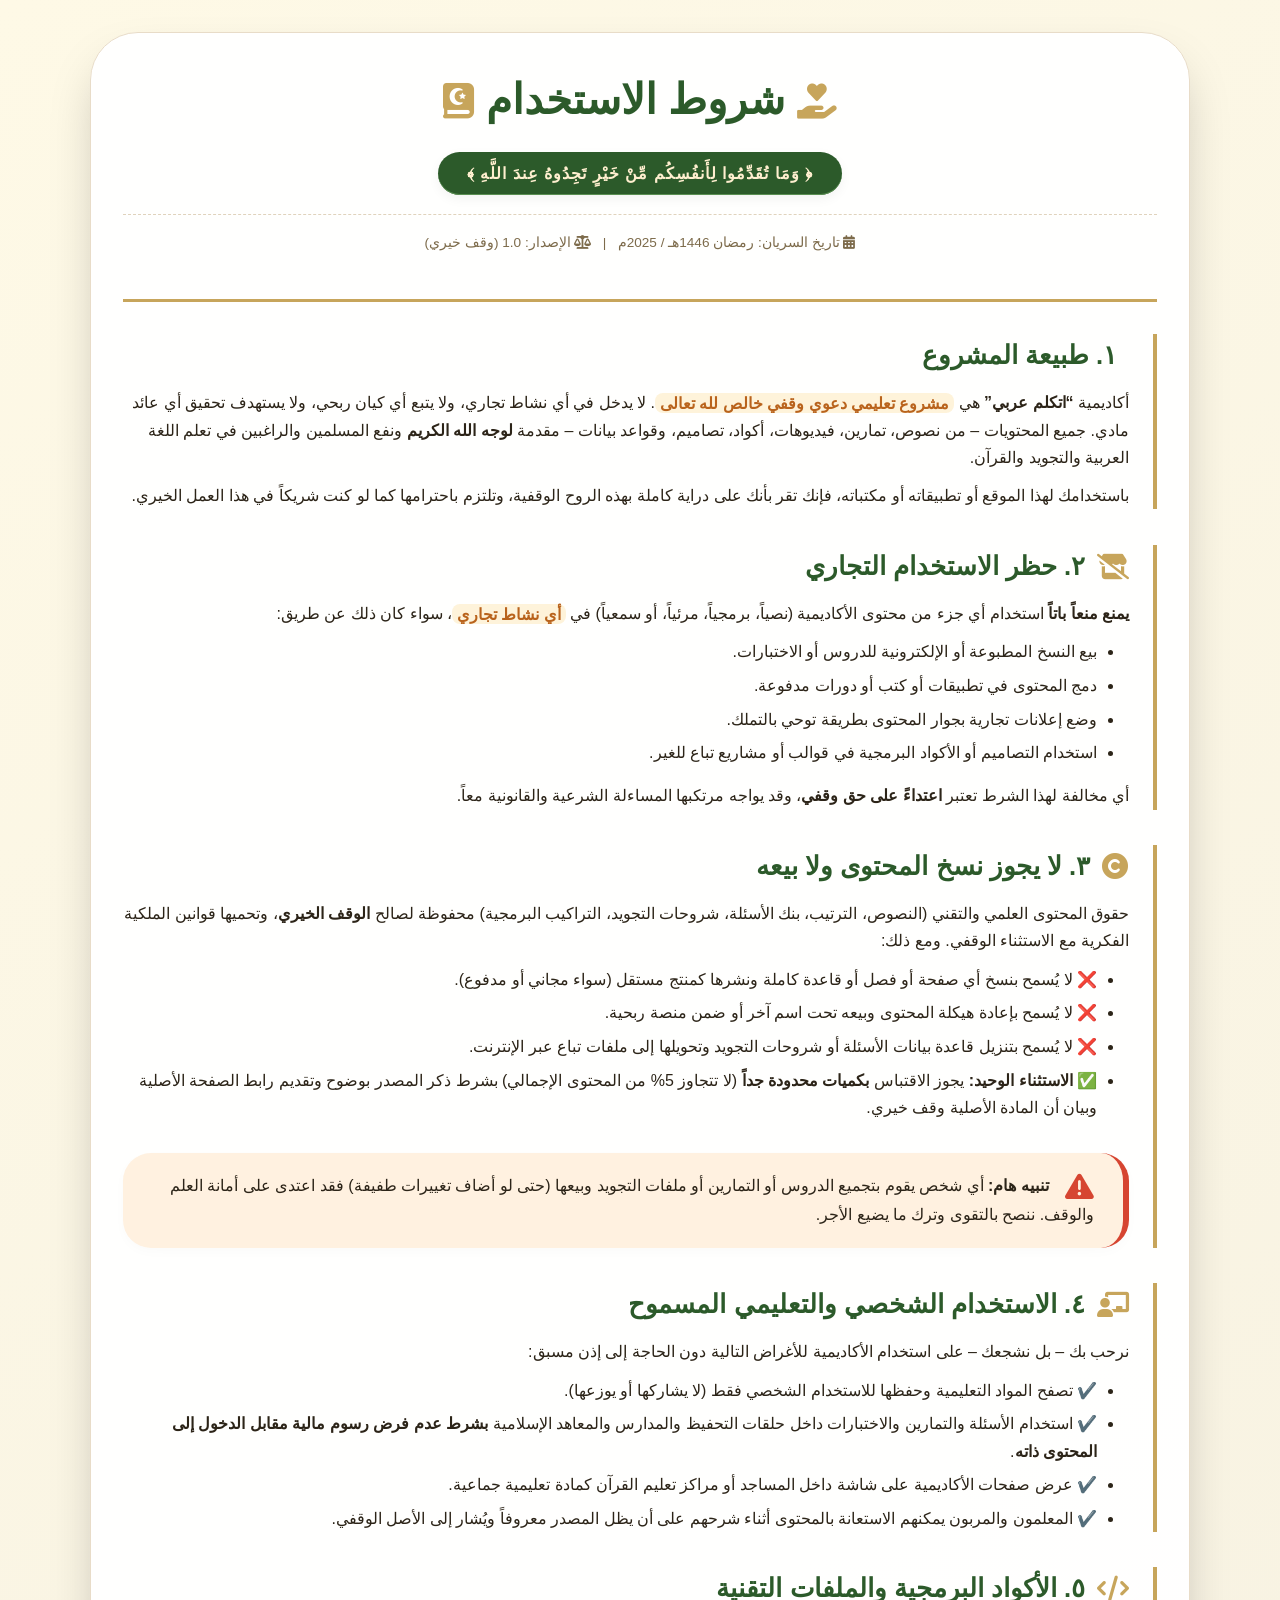
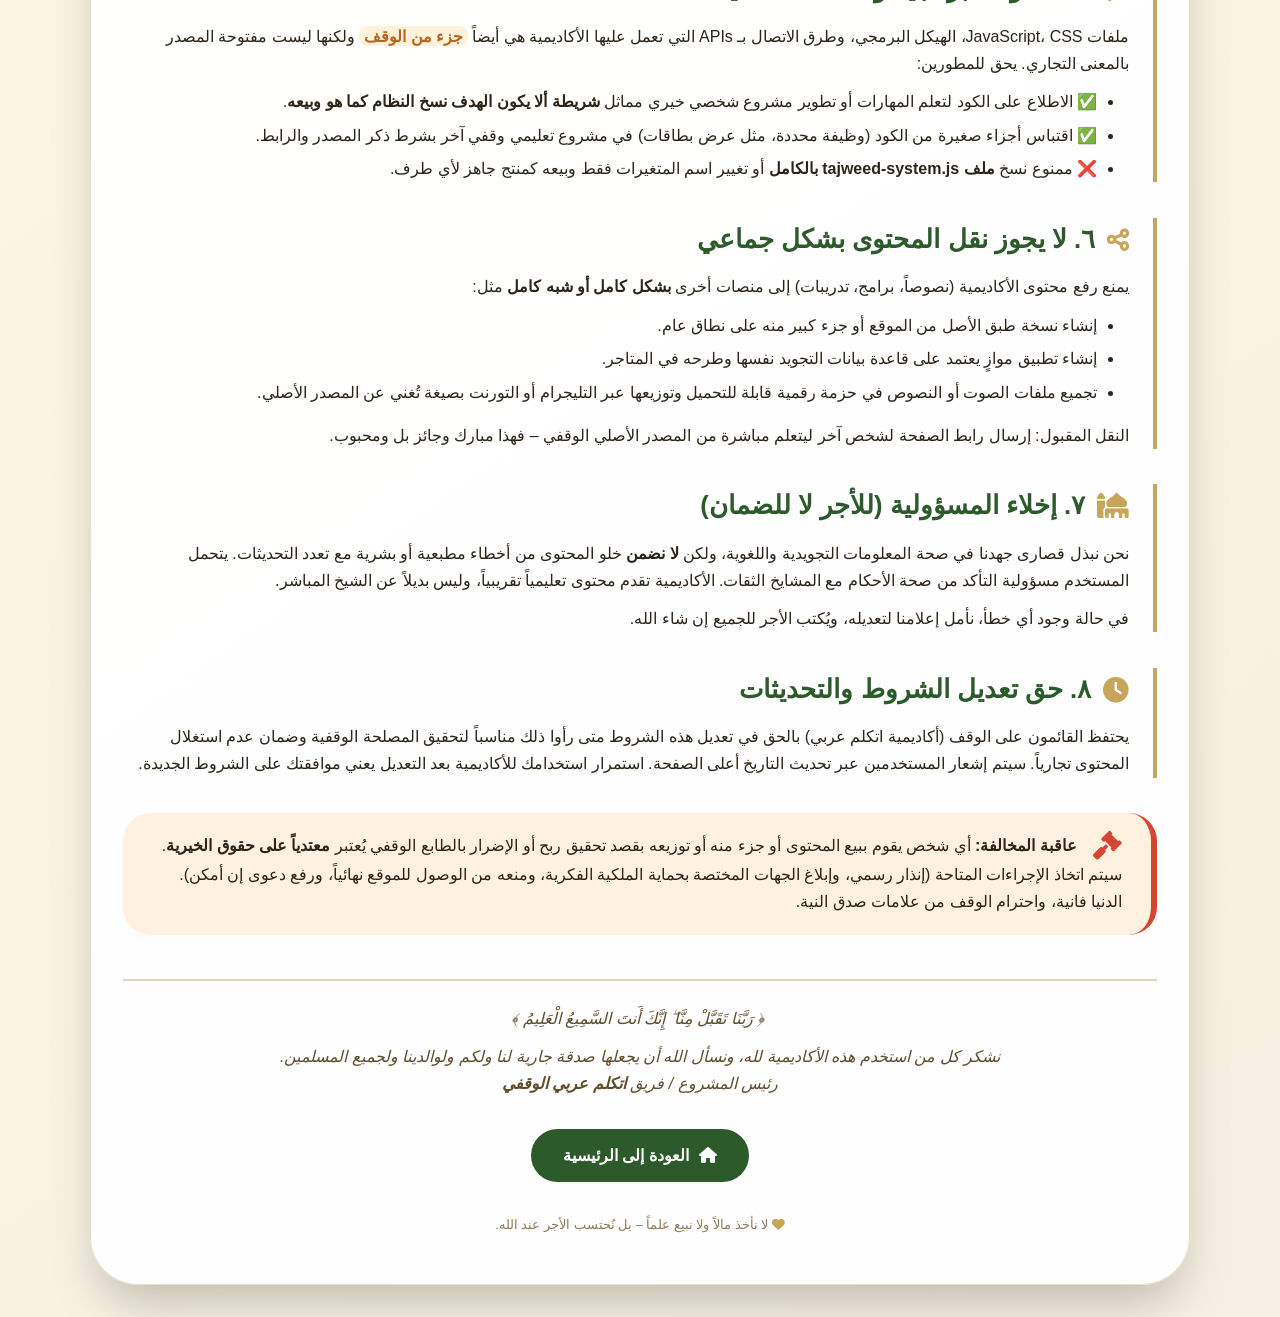
<file: terms.html>
<!DOCTYPE html>
<html dir="rtl" lang="ar">
<head>
  <meta charset="UTF-8" />
  <meta name="viewport" content="width=device-width, initial-scale=1.0, user-scalable=yes" />
  <title>شروط الاستخدام | أكاديمية اتكلم عربي</title>
  <meta name="description" content="شروط استخدام أكاديمية اتكلم عربي – المشروع وقف خيري لله، يمنع نسخ المحتوى أو بيعه لأي غرض تجاري." />
  <style>
    * {
      margin: 0;
      padding: 0;
      box-sizing: border-box;
    }

    body {
      font-family: 'Segoe UI', 'Tajawal', 'Amiri', 'Traditional Arabic', sans-serif;
      background: linear-gradient(145deg, #fef9e6 0%, #f5f0e1 100%);
      color: #2c2418;
      line-height: 1.7;
      padding: 2rem 1rem;
    }

    .container {
      max-width: 1100px;
      margin: 0 auto;
      background: rgba(255, 255, 255, 0.96);
      border-radius: 48px;
      box-shadow: 0 25px 50px -12px rgba(0, 0, 0, 0.25);
      overflow: hidden;
      padding: 2rem 2rem 3rem;
      border: 1px solid #e8dcc8;
    }

    /* رأس الصفحة */
    .header {
      text-align: center;
      border-bottom: 3px solid #c7a55b;
      padding-bottom: 1.8rem;
      margin-bottom: 2rem;
    }

    .header h1 {
      font-size: 2.6rem;
      color: #2c5a2a;
      display: flex;
      align-items: center;
      justify-content: center;
      gap: 12px;
      flex-wrap: wrap;
    }

    .header h1 i {
      color: #c7a55b;
      font-size: 2.2rem;
    }

    .waqf-badge {
      background: #2c5a2a;
      color: #ffefcf;
      display: inline-block;
      padding: 0.5rem 1.8rem;
      border-radius: 60px;
      font-size: 1rem;
      font-weight: bold;
      margin-top: 1rem;
      letter-spacing: 1px;
      box-shadow: inset 0 -1px 0 #5a8f52, 0 4px 12px rgba(0,0,0,0.05);
    }

    /* تاريخ ونسخة */
    .meta {
      text-align: center;
      color: #7d6b4b;
      font-size: 0.85rem;
      margin: 1.2rem 0 1rem;
      border-top: 1px dashed #e0d3bd;
      padding-top: 1rem;
    }

    /* كل كتلة شرط */
    .terms-block {
      margin-bottom: 2.2rem;
      border-right: 4px solid #c7a55b;
      padding-right: 1.5rem;
      transition: 0.2s;
    }

    .terms-block h2 {
      font-size: 1.6rem;
      color: #2c5a2a;
      margin-bottom: 0.75rem;
      display: flex;
      align-items: center;
      gap: 12px;
    }

    .terms-block h2 i {
      font-size: 1.6rem;
      color: #c7a55b;
    }

    .terms-block p, .terms-block li {
      color: #2c2418;
      margin-bottom: 0.7rem;
    }

    .terms-block ul, .terms-block ol {
      margin-right: 2rem;
      margin-bottom: 1rem;
    }

    .terms-block li {
      margin-bottom: 0.4rem;
    }

    .highlight {
      background: #fef3da;
      padding: 0.1rem 0.3rem;
      border-radius: 8px;
      font-weight: 600;
      color: #b9631c;
    }

    .warning-box {
      background: #fff1e0;
      border-right: 6px solid #d64531;
      padding: 1.2rem 1.8rem;
      border-radius: 28px;
      margin: 2rem 0;
      box-shadow: 0 4px 12px rgba(0, 0, 0, 0.02);
    }

    .warning-box i {
      font-size: 1.8rem;
      color: #d64531;
      margin-left: 12px;
      vertical-align: middle;
    }

    .signature {
      margin-top: 2.8rem;
      padding-top: 1.5rem;
      text-align: center;
      border-top: 2px solid #e2d4bb;
      font-style: italic;
      color: #5f4c2b;
    }

    .btn-home {
      display: inline-flex;
      align-items: center;
      gap: 10px;
      background: #2c5a2a;
      color: white;
      text-decoration: none;
      padding: 0.8rem 2rem;
      border-radius: 50px;
      font-weight: bold;
      margin-top: 2rem;
      transition: 0.2s;
      border: none;
      cursor: pointer;
    }

    .btn-home:hover {
      background: #1f421e;
      transform: translateY(-3px);
      box-shadow: 0 8px 18px rgba(44,90,42,0.3);
    }

    footer {
      text-align: center;
      font-size: 0.8rem;
      color: #8f7a58;
      margin-top: 2rem;
    }

    @media (max-width: 650px) {
      .container {
        padding: 1.2rem;
      }
      .header h1 {
        font-size: 1.9rem;
      }
      .terms-block h2 {
        font-size: 1.35rem;
      }
    }
  </style>
  <link rel="stylesheet" href="https://cdnjs.cloudflare.com/ajax/libs/font-awesome/6.0.0-beta3/css/all.min.css">
</head>
<body>
<div class="container">
  <div class="header">
    <h1>
      <i class="fas fa-hand-holding-heart"></i>
      شروط الاستخدام
      <i class="fas fa-quran"></i>
    </h1>
    <div class="waqf-badge">
      ﴿ وَمَا تُقَدِّمُوا لِأَنفُسِكُم مِّنْ خَيْرٍ تَجِدُوهُ عِندَ اللَّهِ ﴾
    </div>
    <div class="meta">
      <i class="fas fa-calendar-alt"></i> تاريخ السريان: رمضان 1446هـ / 2025م &nbsp;&nbsp;|&nbsp;&nbsp;
      <i class="fas fa-balance-scale"></i> الإصدار: 1.0 (وقف خيري)
    </div>
  </div>

  <!-- المقدمة الشرعية -->
  <div class="terms-block">
    <h2><i class="fas fa-faith"></i> ١. طبيعة المشروع</h2>
    <p>أكاديمية <strong>“اتكلم عربي”</strong> هي <span class="highlight">مشروع تعليمي دعوي وقفي خالص لله تعالى</span>. لا يدخل في أي نشاط تجاري، ولا يتبع أي كيان ربحي، ولا يستهدف تحقيق أي عائد مادي. جميع المحتويات – من نصوص، تمارين، فيديوهات، أكواد، تصاميم، وقواعد بيانات – مقدمة <strong>لوجه الله الكريم</strong> ونفع المسلمين والراغبين في تعلم اللغة العربية والتجويد والقرآن.</p>
    <p>باستخدامك لهذا الموقع أو تطبيقاته أو مكتباته، فإنك تقر بأنك على دراية كاملة بهذه الروح الوقفية، وتلتزم باحترامها كما لو كنت شريكاً في هذا العمل الخيري.</p>
  </div>

  <!-- الترخيص الوقفي وليس تجاري -->
  <div class="terms-block">
    <h2><i class="fas fa-store-slash"></i> ٢. حظر الاستخدام التجاري</h2>
    <p><strong>يمنع منعاً باتاً</strong> استخدام أي جزء من محتوى الأكاديمية (نصياً، برمجياً، مرئياً، أو سمعياً) في <span class="highlight">أي نشاط تجاري</span>، سواء كان ذلك عن طريق:</p>
    <ul>
      <li>بيع النسخ المطبوعة أو الإلكترونية للدروس أو الاختبارات.</li>
      <li>دمج المحتوى في تطبيقات أو كتب أو دورات مدفوعة.</li>
      <li>وضع إعلانات تجارية بجوار المحتوى بطريقة توحي بالتملك.</li>
      <li>استخدام التصاميم أو الأكواد البرمجية في قوالب أو مشاريع تباع للغير.</li>
    </ul>
    <p>أي مخالفة لهذا الشرط تعتبر <strong>اعتداءً على حق وقفي</strong>، وقد يواجه مرتكبها المساءلة الشرعية والقانونية معاً.</p>
  </div>

  <!-- منع نسخ المحتوى وبيعه -->
  <div class="terms-block">
    <h2><i class="fas fa-copyright"></i> ٣. لا يجوز نسخ المحتوى ولا بيعه</h2>
    <p>حقوق المحتوى العلمي والتقني (النصوص، الترتيب، بنك الأسئلة، شروحات التجويد، التراكيب البرمجية) محفوظة لصالح <strong>الوقف الخيري</strong>، وتحميها قوانين الملكية الفكرية مع الاستثناء الوقفي. ومع ذلك:</p>
    <ul>
      <li>❌ لا يُسمح بنسخ أي صفحة أو فصل أو قاعدة كاملة ونشرها كمنتج مستقل (سواء مجاني أو مدفوع).</li>
      <li>❌ لا يُسمح بإعادة هيكلة المحتوى وبيعه تحت اسم آخر أو ضمن منصة ربحية.</li>
      <li>❌ لا يُسمح بتنزيل قاعدة بيانات الأسئلة أو شروحات التجويد وتحويلها إلى ملفات تباع عبر الإنترنت.</li>
      <li>✅ <strong>الاستثناء الوحيد:</strong> يجوز الاقتباس <strong>بكميات محدودة جداً</strong> (لا تتجاوز 5% من المحتوى الإجمالي) بشرط ذكر المصدر بوضوح وتقديم رابط الصفحة الأصلية وبيان أن المادة الأصلية وقف خيري.</li>
    </ul>
    <div class="warning-box">
      <i class="fas fa-exclamation-triangle"></i>
      <strong>تنبيه هام:</strong> أي شخص يقوم بتجميع الدروس أو التمارين أو ملفات التجويد وبيعها (حتى لو أضاف تغييرات طفيفة) فقد اعتدى على أمانة العلم والوقف. ننصح بالتقوى وترك ما يضيع الأجر.
    </div>
  </div>

  <!-- الإذن بالاستخدام الشخصي والتعليمي -->
  <div class="terms-block">
    <h2><i class="fas fa-chalkboard-user"></i> ٤. الاستخدام الشخصي والتعليمي المسموح</h2>
    <p>نرحب بك – بل نشجعك – على استخدام الأكاديمية للأغراض التالية دون الحاجة إلى إذن مسبق:</p>
    <ul>
      <li>✔️ تصفح المواد التعليمية وحفظها للاستخدام الشخصي فقط (لا يشاركها أو يوزعها).</li>
      <li>✔️ استخدام الأسئلة والتمارين والاختبارات داخل حلقات التحفيظ والمدارس والمعاهد الإسلامية <strong>بشرط عدم فرض رسوم مالية مقابل الدخول إلى المحتوى ذاته</strong>.</li>
      <li>✔️ عرض صفحات الأكاديمية على شاشة داخل المساجد أو مراكز تعليم القرآن كمادة تعليمية جماعية.</li>
      <li>✔️ المعلمون والمربون يمكنهم الاستعانة بالمحتوى أثناء شرحهم على أن يظل المصدر معروفاً ويُشار إلى الأصل الوقفي.</li>
    </ul>
  </div>

  <!-- حماية الأكواد البرمجية والملفات -->
  <div class="terms-block">
    <h2><i class="fas fa-code"></i> ٥. الأكواد البرمجية والملفات التقنية</h2>
    <p>ملفات JavaScript، CSS، الهيكل البرمجي، وطرق الاتصال بـ APIs التي تعمل عليها الأكاديمية هي أيضاً <span class="highlight">جزء من الوقف</span> ولكنها ليست مفتوحة المصدر بالمعنى التجاري. يحق للمطورين:</p>
    <ul>
      <li>✅ الاطلاع على الكود لتعلم المهارات أو تطوير مشروع شخصي خيري مماثل <strong>شريطة ألا يكون الهدف نسخ النظام كما هو وبيعه</strong>.</li>
      <li>✅ اقتباس أجزاء صغيرة من الكود (وظيفة محددة، مثل عرض بطاقات) في مشروع تعليمي وقفي آخر بشرط ذكر المصدر والرابط.</li>
      <li>❌ ممنوع نسخ <strong>ملف tajweed-system.js بالكامل</strong> أو تغيير اسم المتغيرات فقط وبيعه كمنتج جاهز لأي طرف.</li>
    </ul>
  </div>

  <!-- نقل المحتوى للغير والاستخدام المشروع -->
  <div class="terms-block">
    <h2><i class="fas fa-share-alt"></i> ٦. لا يجوز نقل المحتوى بشكل جماعي</h2>
    <p>يمنع رفع محتوى الأكاديمية (نصوصاً، برامج، تدريبات) إلى منصات أخرى <strong>بشكل كامل أو شبه كامل</strong> مثل:</p>
    <ul>
      <li>إنشاء نسخة طبق الأصل من الموقع أو جزء كبير منه على نطاق عام.</li>
      <li>إنشاء تطبيق موازٍ يعتمد على قاعدة بيانات التجويد نفسها وطرحه في المتاجر.</li>
      <li>تجميع ملفات الصوت أو النصوص في حزمة رقمية قابلة للتحميل وتوزيعها عبر التليجرام أو التورنت بصيغة تُغني عن المصدر الأصلي.</li>
    </ul>
    <p>النقل المقبول: إرسال رابط الصفحة لشخص آخر ليتعلم مباشرة من المصدر الأصلي الوقفي – فهذا مبارك وجائز بل ومحبوب.</p>
  </div>

  <!-- إخلاء المسؤولية الدعوية -->
  <div class="terms-block">
    <h2><i class="fas fa-mosque"></i> ٧. إخلاء المسؤولية (للأجر لا للضمان)</h2>
    <p>نحن نبذل قصارى جهدنا في صحة المعلومات التجويدية واللغوية، ولكن <strong>لا نضمن</strong> خلو المحتوى من أخطاء مطبعية أو بشرية مع تعدد التحديثات. يتحمل المستخدم مسؤولية التأكد من صحة الأحكام مع المشايخ الثقات. الأكاديمية تقدم محتوى تعليمياً تقريبياً، وليس بديلاً عن الشيخ المباشر.</p>
    <p>في حالة وجود أي خطأ، نأمل إعلامنا لتعديله، ويُكتب الأجر للجميع إن شاء الله.</p>
  </div>

  <!-- التحديثات والتعديلات -->
  <div class="terms-block">
    <h2><i class="fas fa-clock"></i> ٨. حق تعديل الشروط والتحديثات</h2>
    <p>يحتفظ القائمون على الوقف (أكاديمية اتكلم عربي) بالحق في تعديل هذه الشروط متى رأوا ذلك مناسباً لتحقيق المصلحة الوقفية وضمان عدم استغلال المحتوى تجارياً. سيتم إشعار المستخدمين عبر تحديث التاريخ أعلى الصفحة. استمرار استخدامك للأكاديمية بعد التعديل يعني موافقتك على الشروط الجديدة.</p>
  </div>

  <!-- عاقبة المخالفات -->
  <div class="warning-box">
    <i class="fas fa-gavel"></i>
    <strong>عاقبة المخالفة:</strong> أي شخص يقوم ببيع المحتوى أو جزء منه أو توزيعه بقصد تحقيق ربح أو الإضرار بالطابع الوقفي يُعتبر <strong>معتدياً على حقوق الخيرية</strong>. سيتم اتخاذ الإجراءات المتاحة (إنذار رسمي، وإبلاغ الجهات المختصة بحماية الملكية الفكرية، ومنعه من الوصول للموقع نهائياً، ورفع دعوى إن أمكن). الدنيا فانية، واحترام الوقف من علامات صدق النية.
  </div>

  <!-- الخاتمة والدعاء -->
  <div class="signature">
    <i class="fas fa-dua"></i> ﴿ رَبَّنَا تَقَبَّلْ مِنَّا ۖ إِنَّكَ أَنتَ السَّمِيعُ الْعَلِيمُ ﴾
    <p style="margin-top: 10px;">نشكر كل من استخدم هذه الأكاديمية لله، ونسأل الله أن يجعلها صدقة جارية لنا ولكم ولوالدينا ولجميع المسلمين.</p>
    <p>رئيس المشروع / فريق <strong>اتكلم عربي الوقفي</strong></p>
  </div>

  <!-- زر للعودة للصفحة الرئيسية -->
  <div style="text-align: center;">
    <a href="index.html" class="btn-home" onclick="alert('شكراً لالتزامك بروح الوقف ❤️ نفع الله بك');">
      <i class="fas fa-home"></i> العودة إلى الرئيسية
    </a>
  </div>

  <footer>
    <i class="fas fa-heart" style="color: #c7a55b;"></i> لا نأخذ مالاً ولا نبيع علماً – بل نُحتسب الأجر عند الله.
  </footer>
</div>

<script>
  // إضافة تأكيد بسيط عند محاولة نسخ كميات كبيرة (تنبيه أخلاقي)
  document.addEventListener('copy', function(e) {
    const selection = window.getSelection().toString();
    if (selection.length > 250) {
      alert("🔔 تذكير وقفي: محتوى أكاديمية اتكلم عربي وقف لله ولا يجوز نسخه بكميات كبيرة أو بيعه. يكفيك الاقتباس البسيط مع ذكر المصدر. جزاك الله خيراً.");
    }
  });
</script>
</body>
</html>
</file>
